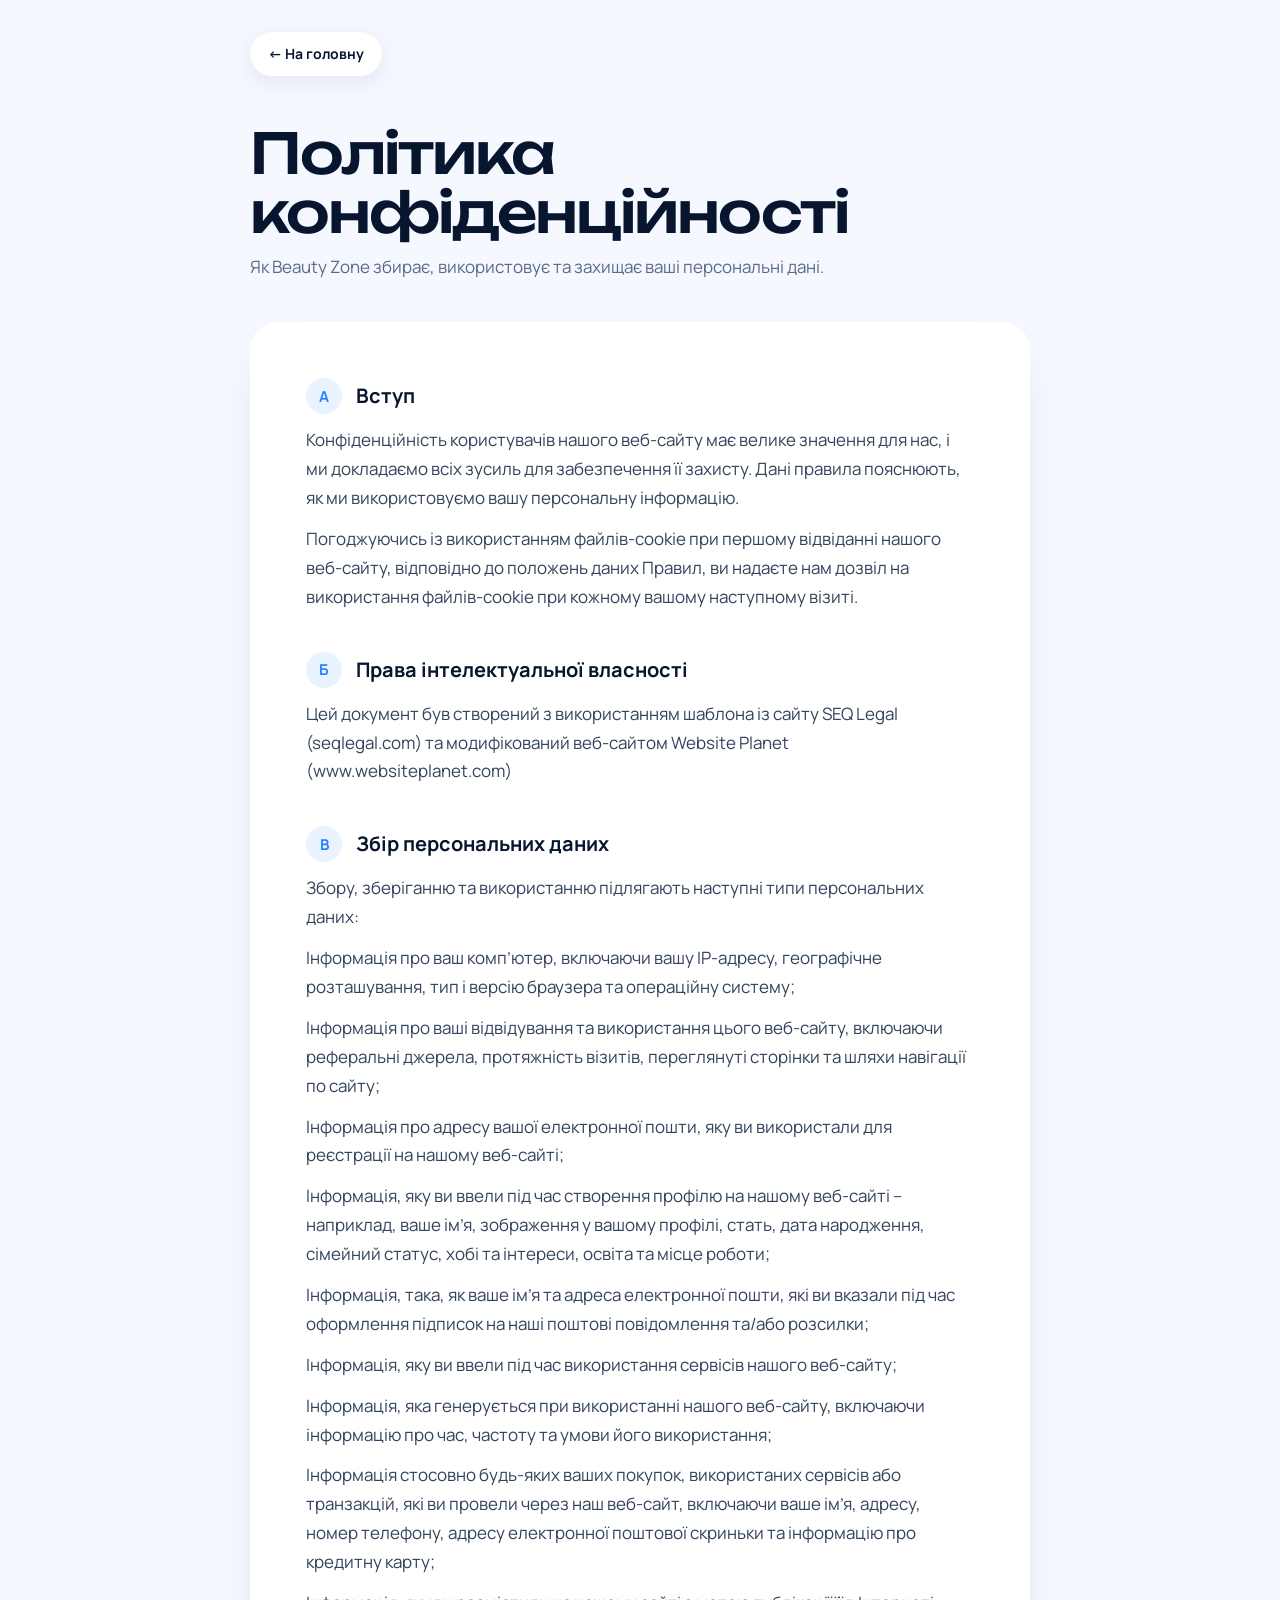
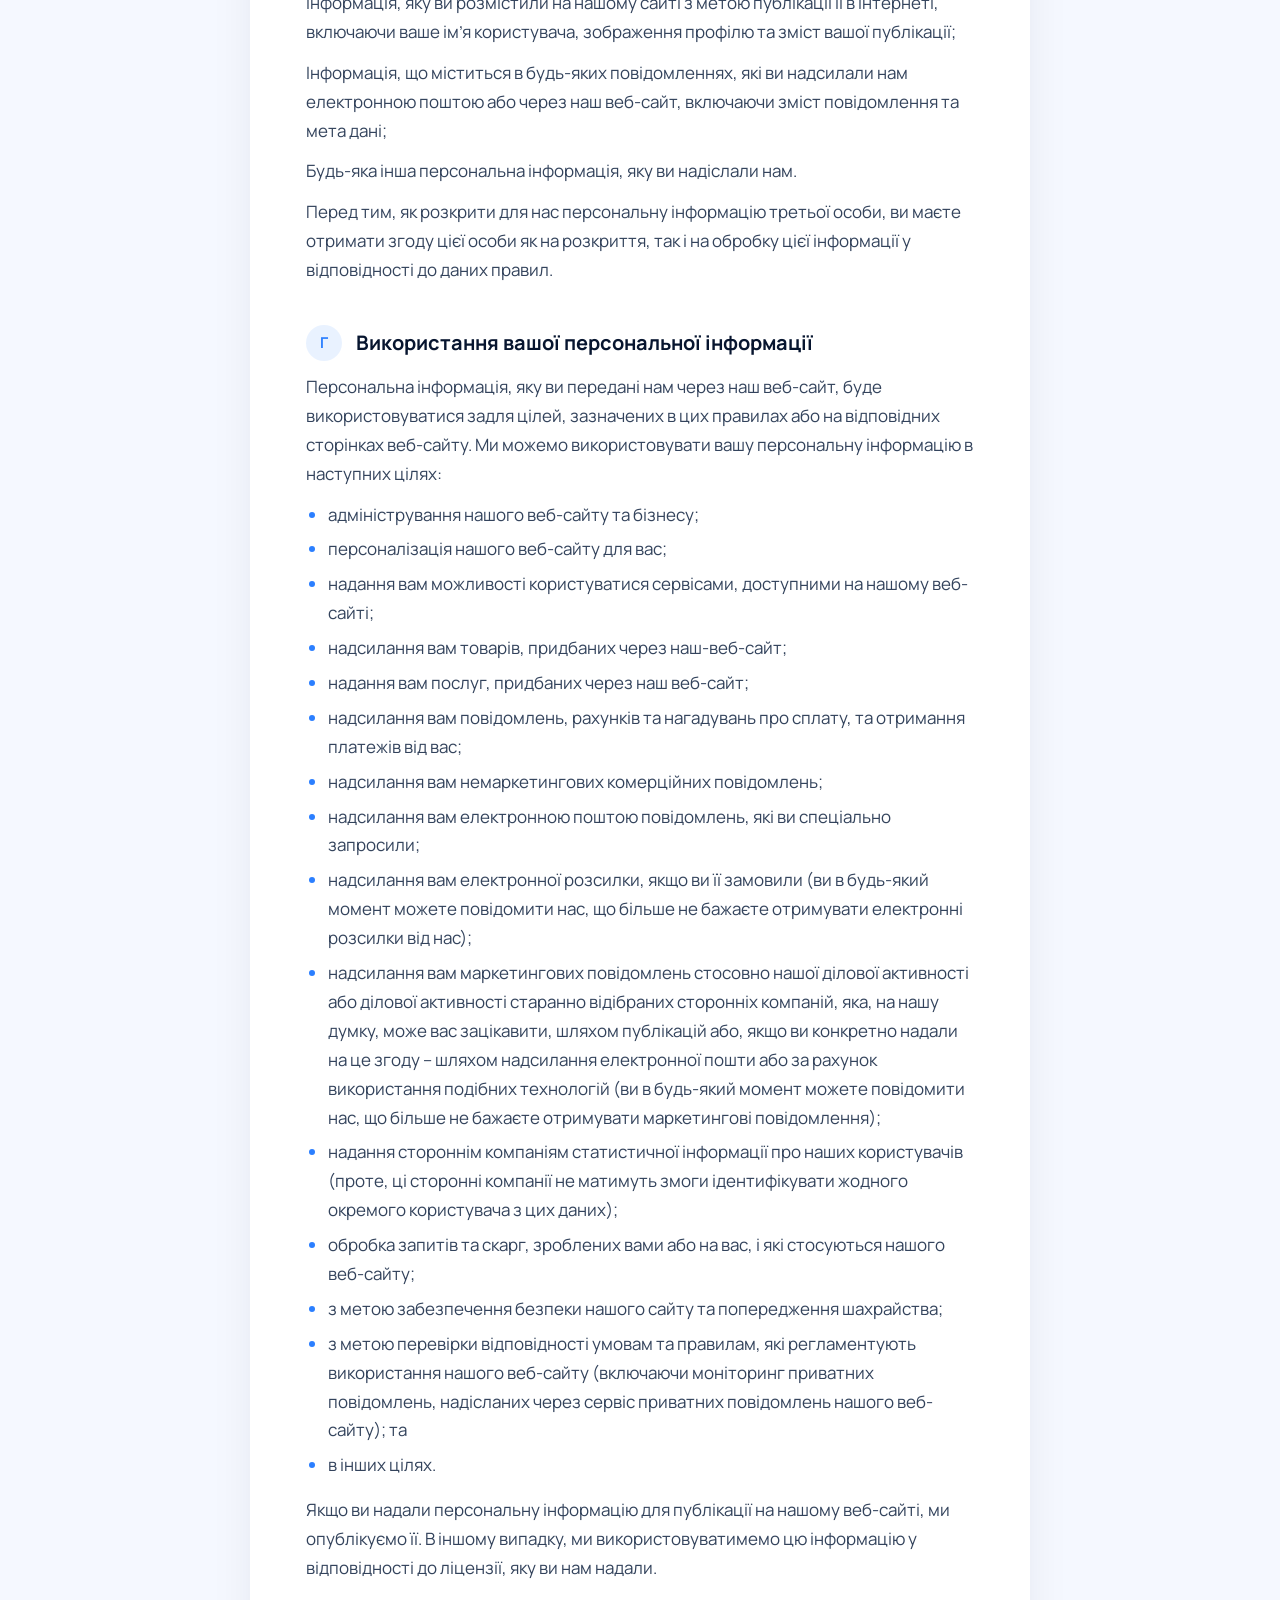
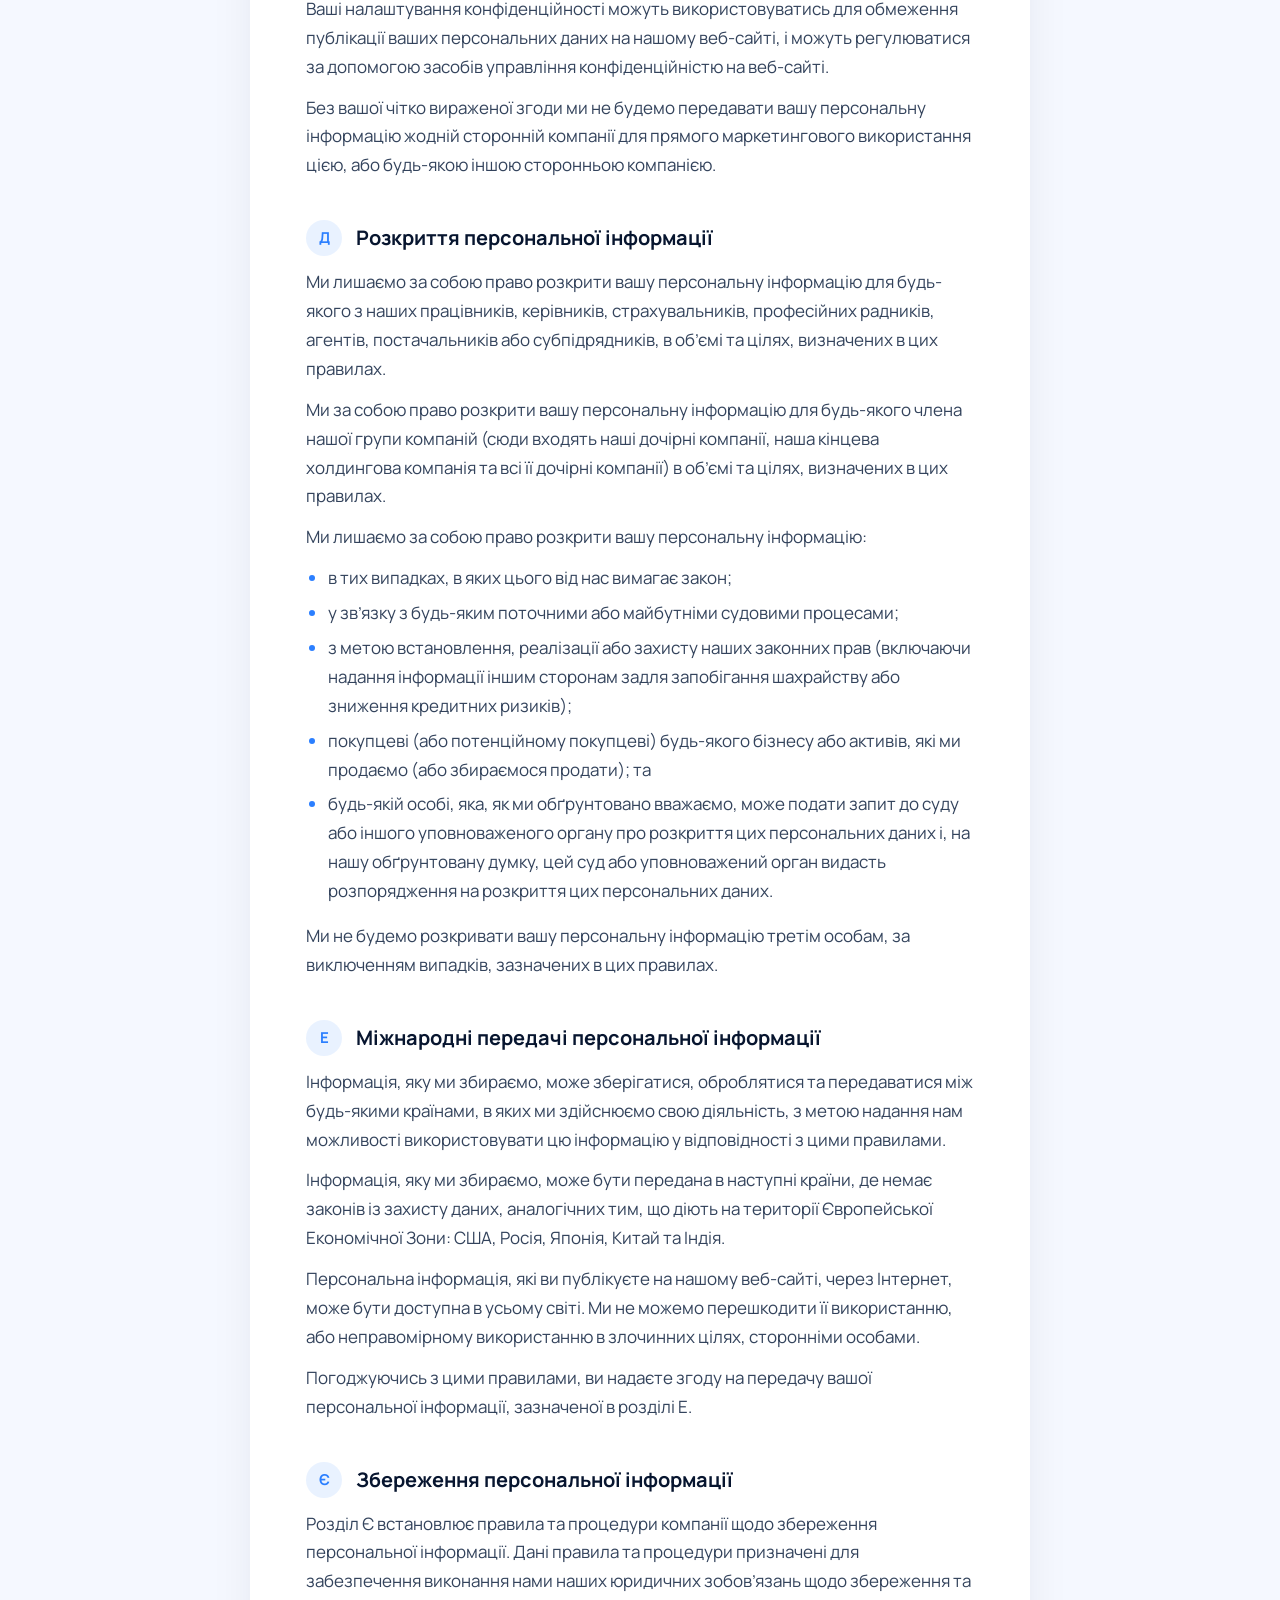
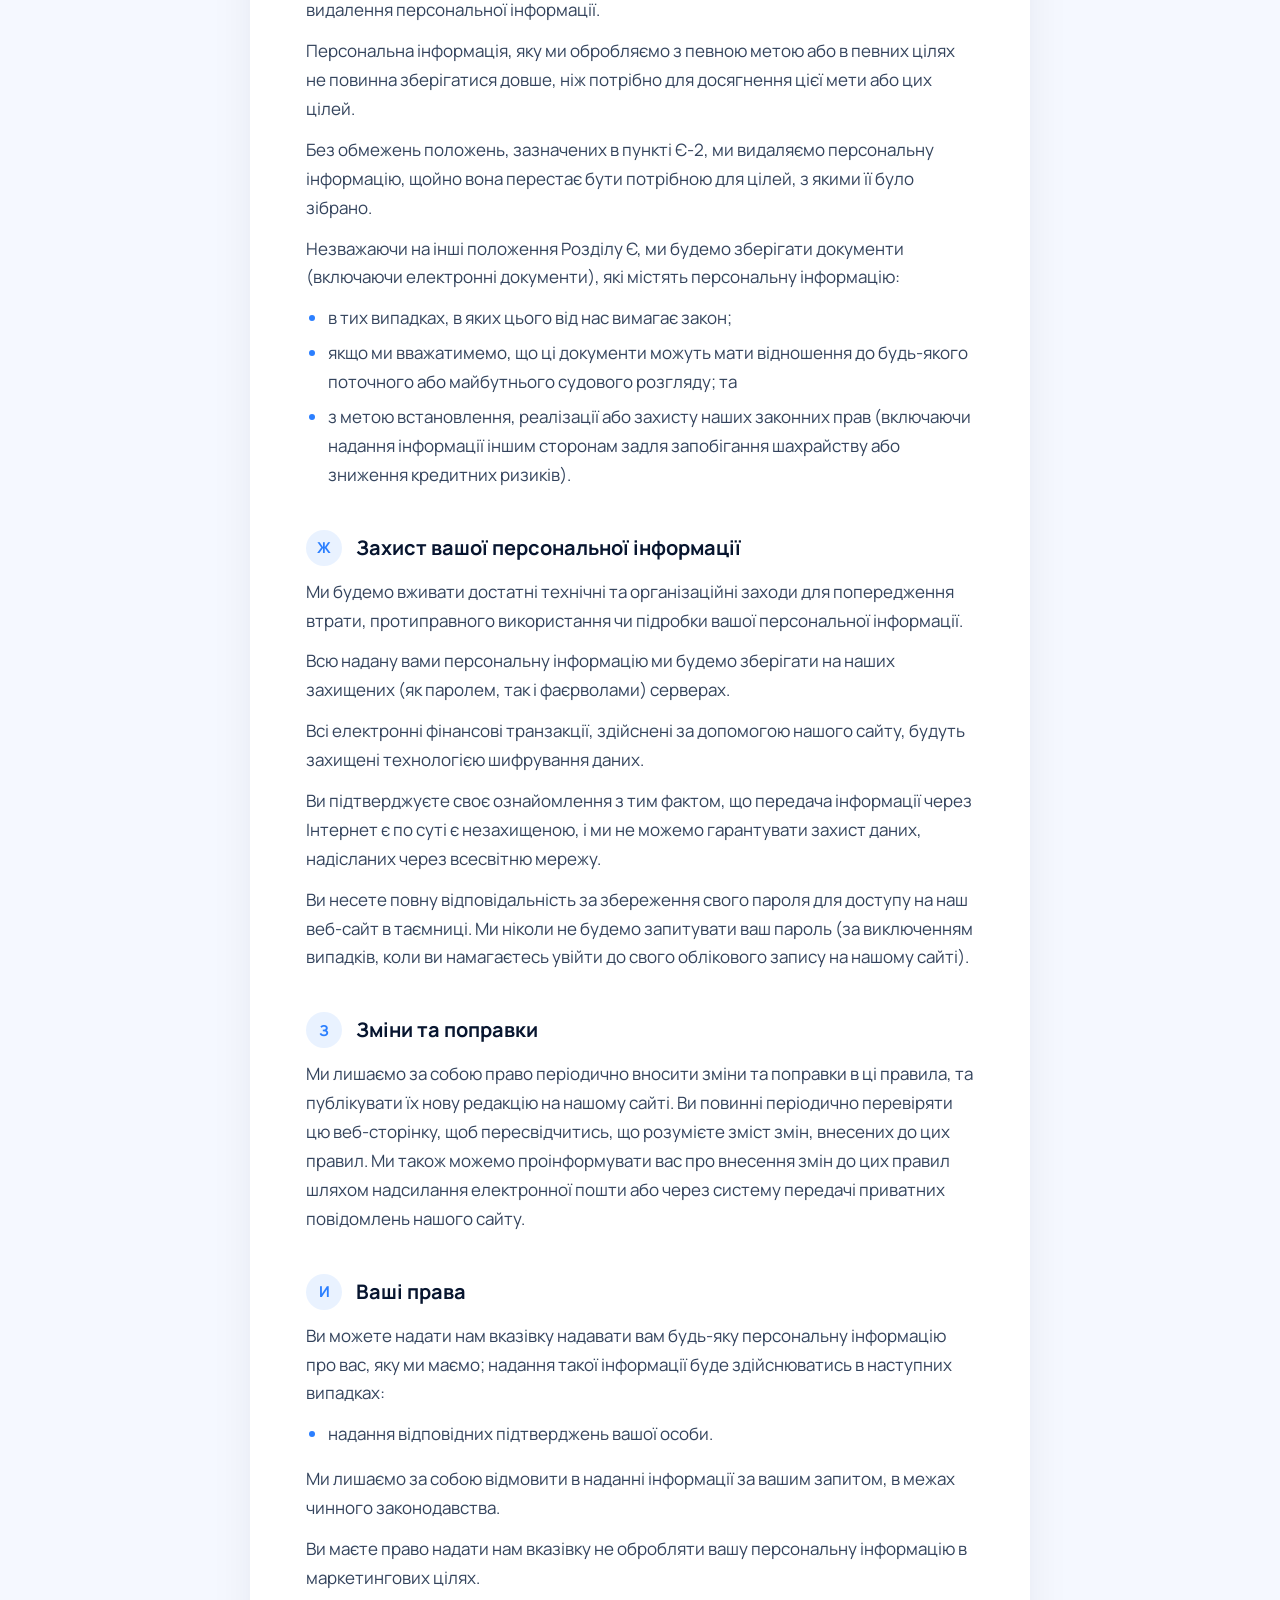
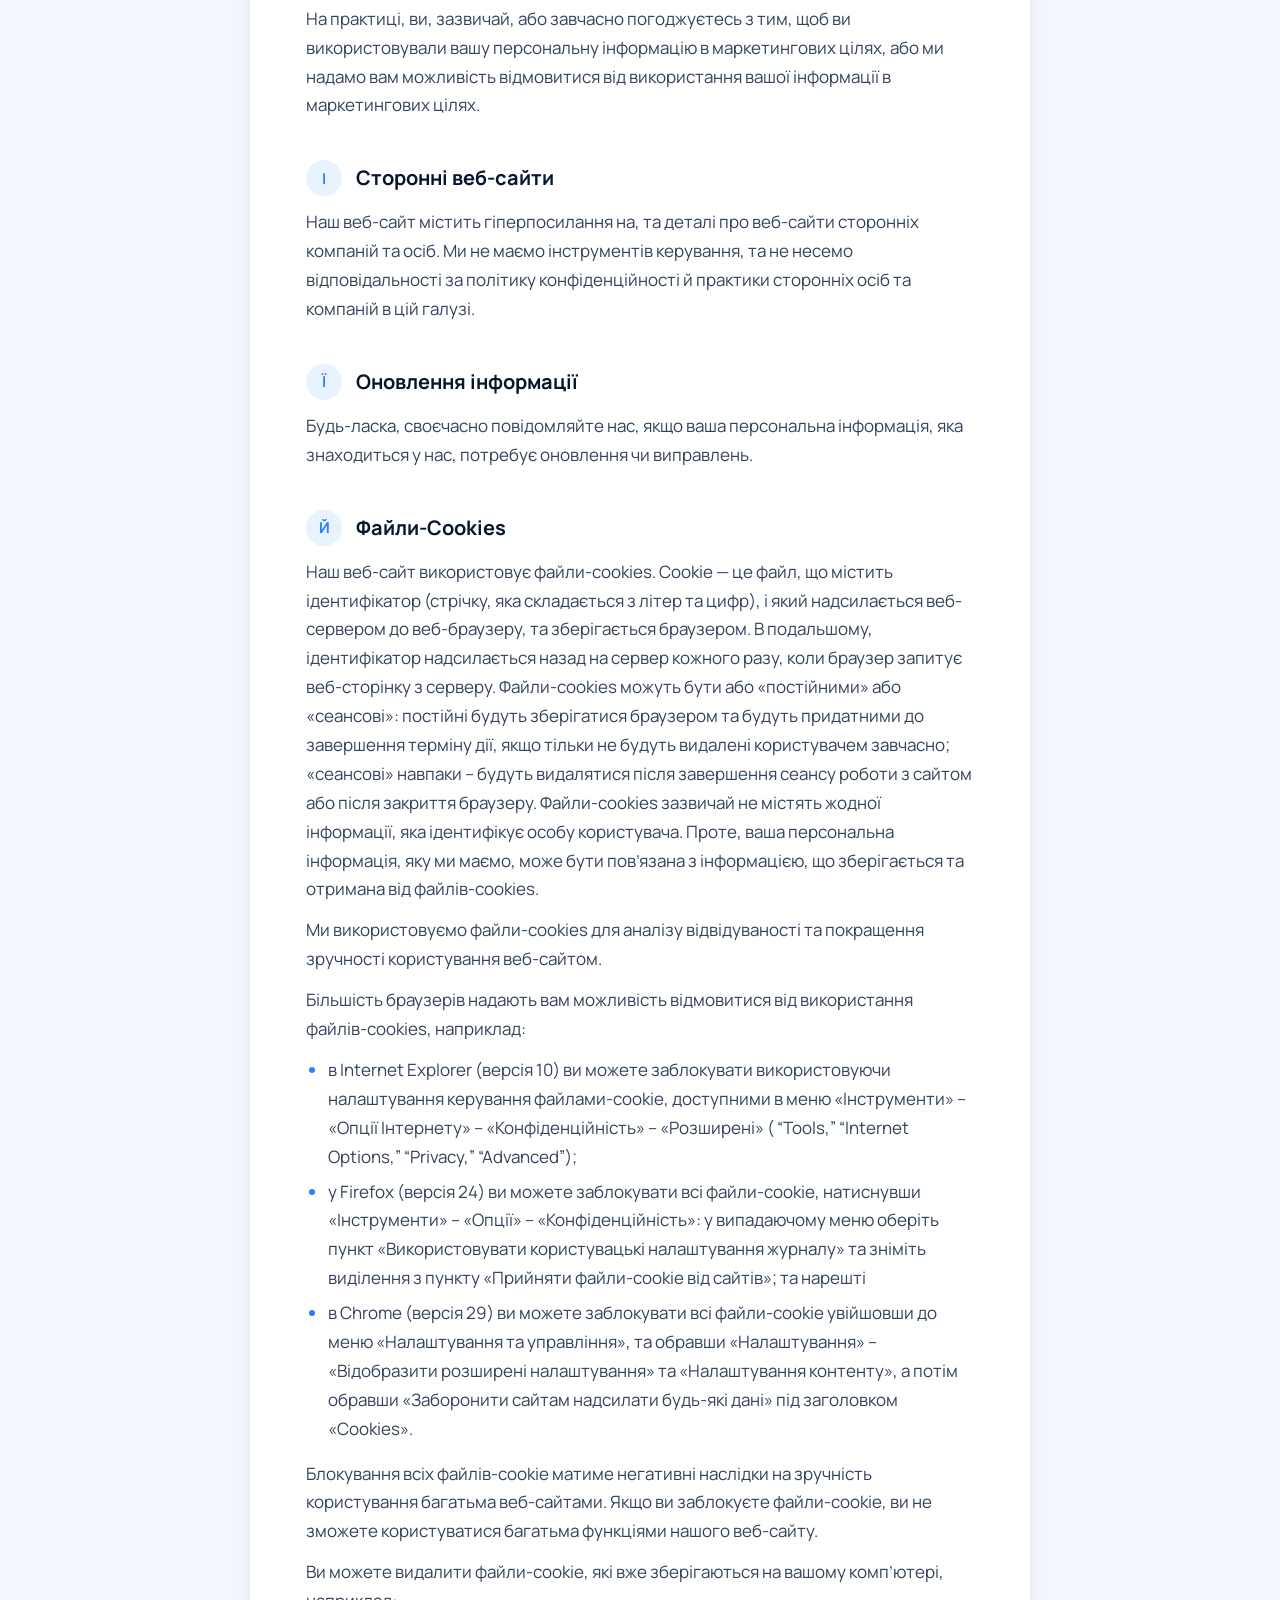
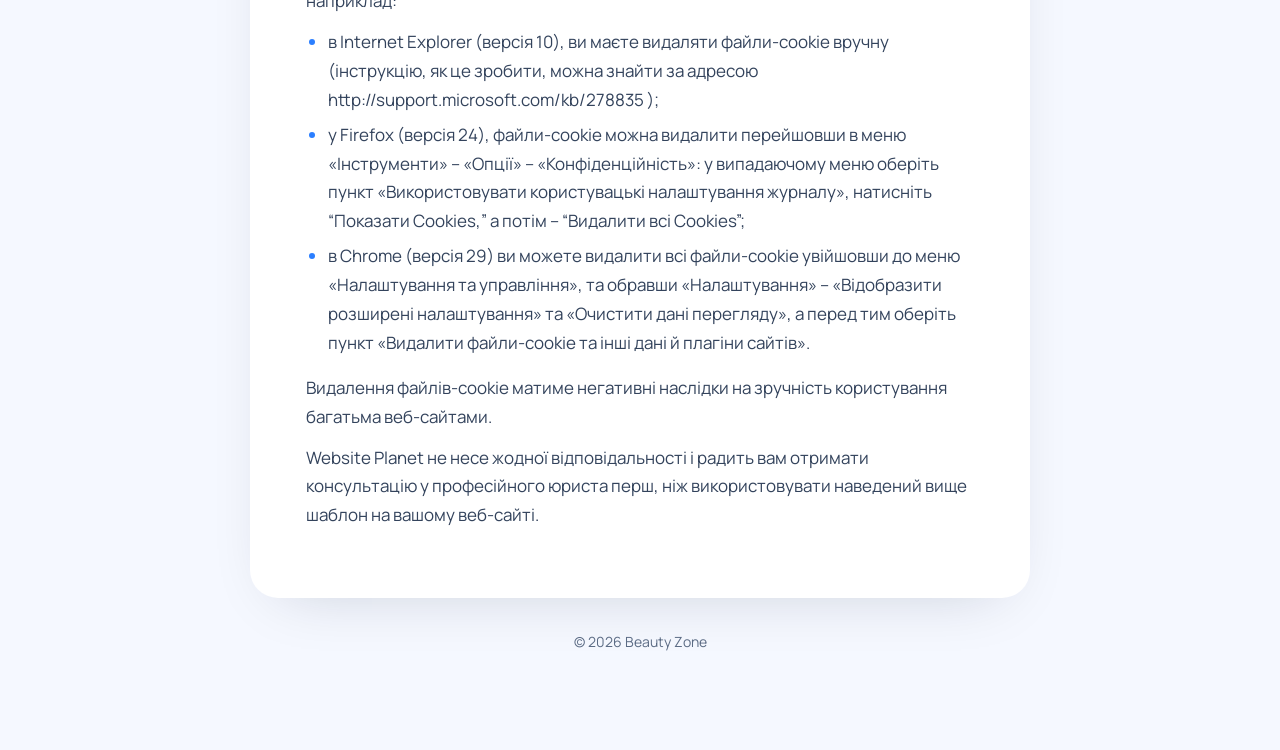
<file: politics_of_confident.html>
<!DOCTYPE html>
<html lang="uk">
<head>
    <meta charset="UTF-8">
    <meta name="viewport" content="width=device-width, initial-scale=1.0">
    <title>Політика конфіденційності — Beauty Zone</title>
    <meta name="robots" content="noindex">
    <link rel="icon" href="images/favicon.svg" type="image/svg+xml">
    <link rel="preconnect" href="https://fonts.googleapis.com">
    <link rel="preconnect" href="https://fonts.gstatic.com" crossorigin>
    <link href="https://fonts.googleapis.com/css2?family=Manrope:wght@400;600;700&family=Unbounded:wght@500&display=swap" rel="stylesheet">
    <style>
        :root { --bg: #f5f8ff; --ink: #07152f; --blue: #2b7fff; --muted: #5b6b84; --line: rgba(7,21,47,.1); }
        * { box-sizing: border-box; }
        body { margin: 0; background: var(--bg); color: var(--ink); font: 400 17px/1.7 "Manrope", "Roboto", system-ui, sans-serif; -webkit-font-smoothing: antialiased; }
        .wrap { max-width: 820px; margin: 0 auto; padding: 32px 20px 96px; }
        .back { display: inline-flex; align-items: center; gap: 10px; padding: 10px 18px; border-radius: 999px; background: #fff; color: var(--ink); text-decoration: none; font-weight: 700; font-size: 14px; box-shadow: 0 6px 24px rgba(7,21,47,.08); transition: transform .3s; }
        .back:hover { transform: translateX(-3px); }
        h1 { font: 500 clamp(32px, 6vw, 56px)/1.05 "Unbounded", system-ui, sans-serif; letter-spacing: -.035em; margin: 48px 0 12px; }
        .lead { color: var(--muted); margin: 0 0 40px; }
        article { background: #fff; border-radius: 28px; padding: clamp(24px, 5vw, 56px); box-shadow: 0 20px 60px -30px rgba(7,21,47,.2); }
        h2 { display: flex; align-items: center; gap: 14px; font-size: 20px; margin: 40px 0 12px; }
        h2:first-child { margin-top: 0; }
        h2 span { flex: none; display: grid; place-items: center; width: 36px; height: 36px; border-radius: 50%; background: rgba(43,127,255,.1); color: var(--blue); font-size: 15px; }
        p { margin: 0 0 12px; color: #33435c; }
        ul { margin: 0 0 16px; padding-left: 22px; color: #33435c; }
        li { margin-bottom: 6px; }
        li::marker { color: var(--blue); }
        footer { margin-top: 32px; text-align: center; color: var(--muted); font-size: 14px; }
        a:focus-visible { outline: 2px solid var(--blue); outline-offset: 3px; }
    </style>
</head>
<body>
    <main class="wrap">
        <a class="back" href="index.html">← На головну</a>
        <h1>Політика конфіденційності</h1>
        <p class="lead">Як Beauty Zone збирає, використовує та захищає ваші персональні дані.</p>
        <article>
            <h2><span>А</span>Вступ</h2>
            <p>Конфіденційність користувачів нашого веб-сайту має велике значення для нас, і ми докладаємо всіх зусиль для забезпечення її захисту. Дані правила пояснюють, як ми використовуємо вашу персональну інформацію.</p>
            <p>Погоджуючись із використанням файлів-cookie при першому відвіданні нашого веб-сайту, відповідно до положень даних Правил, ви надаєте нам дозвіл на використання файлів-cookie при кожному вашому наступному візиті.</p>
            <h2><span>Б</span>Права інтелектуальної власності</h2>
            <p>Цей документ був створений з використанням шаблона із сайту SEQ Legal (seqlegal.com) та модифікований веб-сайтом Website Planet (www.websiteplanet.com)</p>
            <h2><span>В</span>Збір персональних даних</h2>
            <p>Збору, зберіганню та використанню підлягають наступні типи персональних даних:</p>
            <p>Інформація про ваш комп’ютер, включаючи вашу IP-адресу, географічне розташування, тип і версію браузера та операційну систему;</p>
            <p>Інформація про ваші відвідування та використання цього веб-сайту, включаючи реферальні джерела, протяжність візитів, переглянуті сторінки та шляхи навігації по сайту;</p>
            <p>Інформація про адресу вашої електронної пошти, яку ви використали для реєстрації на нашому веб-сайті;</p>
            <p>Інформація, яку ви ввели під час створення профілю на нашому веб-сайті – наприклад, ваше ім’я, зображення у вашому профілі, стать, дата народження, сімейний статус, хобі та інтереси, освіта та місце роботи;</p>
            <p>Інформація, така, як ваше ім’я та адреса електронної пошти, які ви вказали під час оформлення підписок на наші поштові повідомлення та/або розсилки;</p>
            <p>Інформація, яку ви ввели під час використання сервісів нашого веб-сайту;</p>
            <p>Інформація, яка генерується при використанні нашого веб-сайту, включаючи інформацію про час, частоту та умови його використання;</p>
            <p>Інформація стосовно будь-яких ваших покупок, використаних сервісів або транзакцій, які ви провели через наш веб-сайт, включаючи ваше ім’я, адресу, номер телефону, адресу електронної поштової скриньки та інформацію про кредитну карту;</p>
            <p>Інформація, яку ви розмістили на нашому сайті з метою публікації її в Інтернеті, включаючи ваше ім’я користувача, зображення профілю та зміст вашої публікації;</p>
            <p>Інформація, що міститься в будь-яких повідомленнях, які ви надсилали нам електронною поштою або через наш веб-сайт, включаючи зміст повідомлення та мета дані;</p>
            <p>Будь-яка інша персональна інформація, яку ви надіслали нам.</p>
            <p>Перед тим, як розкрити для нас персональну інформацію третьої особи, ви маєте отримати згоду цієї особи як на розкриття, так і на обробку цієї інформації у відповідності до даних правил.</p>
            <h2><span>Г</span>Використання вашої персональної інформації</h2>
            <p>Персональна інформація, яку ви передані нам через наш веб-сайт, буде використовуватися задля цілей, зазначених в цих правилах або на відповідних сторінках веб-сайту. Ми можемо використовувати вашу персональну інформацію в наступних цілях:</p>
            <ul>
                <li>адміністрування нашого веб-сайту та бізнесу;</li>
                <li>персоналізація нашого веб-сайту для вас;</li>
                <li>надання вам можливості користуватися сервісами, доступними на нашому веб-сайті;</li>
                <li>надсилання вам товарів, придбаних через наш-веб-сайт;</li>
                <li>надання вам послуг, придбаних через наш веб-сайт;</li>
                <li>надсилання вам повідомлень, рахунків та нагадувань про сплату, та отримання платежів від вас;</li>
                <li>надсилання вам немаркетингових комерційних повідомлень;</li>
                <li>надсилання вам електронною поштою повідомлень, які ви спеціально запросили;</li>
                <li>надсилання вам електронної розсилки, якщо ви її замовили (ви в будь-який момент можете повідомити нас, що більше не бажаєте отримувати електронні розсилки від нас);</li>
                <li>надсилання вам маркетингових повідомлень стосовно нашої ділової активності або ділової активності старанно відібраних сторонніх компаній, яка, на нашу думку, може вас зацікавити, шляхом публікацій або, якщо ви конкретно надали на це згоду – шляхом надсилання електронної пошти або за рахунок використання подібних технологій (ви в будь-який момент можете повідомити нас, що більше не бажаєте отримувати маркетингові повідомлення);</li>
                <li>надання стороннім компаніям статистичної інформації про наших користувачів (проте, ці сторонні компанії не матимуть змоги ідентифікувати жодного окремого користувача з цих даних);</li>
                <li>обробка запитів та скарг, зроблених вами або на вас, і які стосуються нашого веб-сайту;</li>
                <li>з метою забезпечення безпеки нашого сайту та попередження шахрайства;</li>
                <li>з метою перевірки відповідності умовам та правилам, які регламентують використання нашого веб-сайту (включаючи моніторинг приватних повідомлень, надісланих через сервіс приватних повідомлень нашого веб-сайту); та</li>
                <li>в інших цілях.</li>
            </ul>
            <p>Якщо ви надали персональну інформацію для публікації на нашому веб-сайті, ми опублікуємо її. В іншому випадку, ми використовуватимемо цю інформацію у відповідності до ліцензії, яку ви нам надали.</p>
            <p>Ваші налаштування конфіденційності можуть використовуватись для обмеження публікації ваших персональних даних на нашому веб-сайті, і можуть регулюватися за допомогою засобів управління конфіденційністю на веб-сайті.</p>
            <p>Без вашої чітко вираженої згоди ми не будемо передавати вашу персональну інформацію жодній сторонній компанії для прямого маркетингового використання цією, або будь-якою іншою сторонньою компанією.</p>
            <h2><span>Д</span>Розкриття персональної інформації</h2>
            <p>Ми лишаємо за собою право розкрити вашу персональну інформацію для будь-якого з наших працівників, керівників, страхувальників, професійних радників, агентів, постачальників або субпідрядників, в об’ємі та цілях, визначених в цих правилах.</p>
            <p>Ми за собою право розкрити вашу персональну інформацію для будь-якого члена нашої групи компаній (сюди входять наші дочірні компанії, наша кінцева холдингова компанія та всі її дочірні компанії) в об’ємі та цілях, визначених в цих правилах.</p>
            <p>Ми лишаємо за собою право розкрити вашу персональну інформацію:</p>
            <ul>
                <li>в тих випадках, в яких цього від нас вимагає закон;</li>
                <li>у зв’язку з будь-яким поточними або майбутніми судовими процесами;</li>
                <li>з метою встановлення, реалізації або захисту наших законних прав (включаючи надання інформації іншим сторонам задля запобігання шахрайству або зниження кредитних ризиків);</li>
                <li>покупцеві (або потенційному покупцеві) будь-якого бізнесу або активів, які ми продаємо (або збираємося продати); та</li>
                <li>будь-якій особі, яка, як ми обґрунтовано вважаємо, може подати запит до суду або іншого уповноваженого органу про розкриття цих персональних даних і, на нашу обґрунтовану думку, цей суд або уповноважений орган видасть розпорядження на розкриття цих персональних даних.</li>
            </ul>
            <p>Ми не будемо розкривати вашу персональну інформацію третім особам, за виключенням випадків, зазначених в цих правилах.</p>
            <h2><span>Е</span>Міжнародні передачі персональної інформації</h2>
            <p>Інформація, яку ми збираємо, може зберігатися, оброблятися та передаватися між будь-якими країнами, в яких ми здійснюємо свою діяльність, з метою надання нам можливості використовувати цю інформацію у відповідності з цими правилами.</p>
            <p>Інформація, яку ми збираємо, може бути передана в наступні країни, де немає законів із захисту даних, аналогічних тим, що діють на території Європейської Економічної Зони: США, Росія, Японія, Китай та Індія.</p>
            <p>Персональна інформація, які ви публікуєте на нашому веб-сайті, через Інтернет, може бути доступна в усьому світі. Ми не можемо перешкодити її використанню, або неправомірному використанню в злочинних цілях, сторонніми особами.</p>
            <p>Погоджуючись з цими правилами, ви надаєте згоду на передачу вашої персональної інформації, зазначеної в розділі Е.</p>
            <h2><span>Є</span>Збереження персональної інформації</h2>
            <p>Розділ Є встановлює правила та процедури компанії щодо збереження персональної інформації. Дані правила та процедури призначені для забезпечення виконання нами наших юридичних зобов’язань щодо збереження та видалення персональної інформації.</p>
            <p>Персональна інформація, яку ми обробляємо з певною метою або в певних цілях не повинна зберігатися довше, ніж потрібно для досягнення цієї мети або цих цілей.</p>
            <p>Без обмежень положень, зазначених в пункті Є-2, ми видаляємо персональну інформацію, щойно вона перестає бути потрібною для цілей, з якими її було зібрано.</p>
            <p>Незважаючи на інші положення Розділу Є, ми будемо зберігати документи (включаючи електронні документи), які містять персональну інформацію:</p>
            <ul>
                <li>в тих випадках, в яких цього від нас вимагає закон;</li>
                <li>якщо ми вважатимемо, що ці документи можуть мати відношення до будь-якого поточного або майбутнього судового розгляду; та</li>
                <li>з метою встановлення, реалізації або захисту наших законних прав (включаючи надання інформації іншим сторонам задля запобігання шахрайству або зниження кредитних ризиків).</li>
            </ul>
            <h2><span>Ж</span>Захист вашої персональної інформації</h2>
            <p>Ми будемо вживати достатні технічні та організаційні заходи для попередження втрати, протиправного використання чи підробки вашої персональної інформації.</p>
            <p>Всю надану вами персональну інформацію ми будемо зберігати на наших захищених (як паролем, так і фаєрволами) серверах.</p>
            <p>Всі електронні фінансові транзакції, здійснені за допомогою нашого сайту, будуть захищені технологією шифрування даних.</p>
            <p>Ви підтверджуєте своє ознайомлення з тим фактом, що передача інформації через Інтернет є по суті є незахищеною, і ми не можемо гарантувати захист даних, надісланих через всесвітню мережу.</p>
            <p>Ви несете повну відповідальність за збереження свого пароля для доступу на наш веб-сайт в таємниці. Ми ніколи не будемо запитувати ваш пароль (за виключенням випадків, коли ви намагаєтесь увійти до свого облікового запису на нашому сайті).</p>
            <h2><span>З</span>Зміни та поправки</h2>
            <p>Ми лишаємо за собою право періодично вносити зміни та поправки в ці правила, та публікувати їх нову редакцію на нашому сайті. Ви повинні періодично перевіряти цю веб-сторінку, щоб пересвідчитись, що розумієте зміст змін, внесених до цих правил. Ми також можемо проінформувати вас про внесення змін до цих правил шляхом надсилання електронної пошти або через систему передачі приватних повідомлень нашого сайту.</p>
            <h2><span>И</span>Ваші права</h2>
            <p>Ви можете надати нам вказівку надавати вам будь-яку персональну інформацію про вас, яку ми маємо; надання такої інформації буде здійснюватись в наступних випадках:</p>
            <ul>
                <li>надання відповідних підтверджень вашої особи.</li>
            </ul>
            <p>Ми лишаємо за собою відмовити в наданні інформації за вашим запитом, в межах чинного законодавства.</p>
            <p>Ви маєте право надати нам вказівку не обробляти вашу персональну інформацію в маркетингових цілях.</p>
            <p>На практиці, ви, зазвичай, або завчасно погоджуєтесь з тим, щоб ви використовували вашу персональну інформацію в маркетингових цілях, або ми надамо вам можливість відмовитися від використання вашої інформації в маркетингових цілях.</p>
            <h2><span>І</span>Сторонні веб-сайти</h2>
            <p>Наш веб-сайт містить гіперпосилання на, та деталі про веб-сайти сторонніх компаній та осіб. Ми не маємо інструментів керування, та не несемо відповідальності за політику конфіденційності й практики сторонніх осіб та компаній в цій галузі.</p>
            <h2><span>Ї</span>Оновлення інформації</h2>
            <p>Будь-ласка, своєчасно повідомляйте нас, якщо ваша персональна інформація, яка знаходиться у нас, потребує оновлення чи виправлень.</p>
            <h2><span>Й</span>Файли-Cookies</h2>
            <p>Наш веб-сайт використовує файли-cookies. Cookie — це файл, що містить ідентифікатор (стрічку, яка складається з літер та цифр), і який надсилається веб-сервером до веб-браузеру, та зберігається браузером. В подальшому, ідентифікатор надсилається назад на сервер кожного разу, коли браузер запитує веб-сторінку з серверу. Файли-cookies можуть бути або «постійними» або «сеансові»: постійні будуть зберігатися браузером та будуть придатними до завершення терміну дії, якщо тільки не будуть видалені користувачем завчасно; «сеансові» навпаки – будуть видалятися після завершення сеансу роботи з сайтом або після закриття браузеру. Файли-cookies зазвичай не містять жодної інформації, яка ідентифікує особу користувача. Проте, ваша персональна інформація, яку ми маємо, може бути пов’язана з інформацією, що зберігається та отримана від файлів-cookies.</p>
            <p>Ми використовуємо файли-cookies для аналізу відвідуваності та покращення зручності користування веб-сайтом.</p>
            <p>Більшість браузерів надають вам можливість відмовитися від використання файлів-cookies, наприклад:</p>
            <ul>
                <li>в Internet Explorer (версія 10) ви можете заблокувати використовуючи налаштування керування файлами-cookie, доступними в меню «Інструменти» – «Опції Інтернету» – «Конфіденційність» – «Розширені» ( “Tools,” “Internet Options,” “Privacy,” “Advanced”);</li>
                <li>у Firefox (версія 24) ви можете заблокувати всі файли-cookie, натиснувши «Інструменти» – «Опції» – «Конфіденційність»: у випадаючому меню оберіть пункт «Використовувати користувацькі налаштування журналу» та зніміть виділення з пункту «Прийняти файли-cookie від сайтів»; та нарешті</li>
                <li>в Chrome (версія 29) ви можете заблокувати всі файли-cookie увійшовши до меню «Налаштування та управління», та обравши «Налаштування» – «Відобразити розширені налаштування» та «Налаштування контенту», а потім обравши «Заборонити сайтам надсилати будь-які дані» під заголовком «Cookies».</li>
            </ul>
            <p>Блокування всіх файлів-cookiе матиме негативні наслідки на зручність користування багатьма веб-сайтами. Якщо ви заблокуєте файли-cookie, ви не зможете користуватися багатьма функціями нашого веб-сайту.</p>
            <p>Ви можете видалити файли-cookie, які вже зберігаються на вашому комп’ютері, наприклад:</p>
            <ul>
                <li>в Internet Explorer (версія 10), ви маєте видаляти файли-cookie вручну (інструкцію, як це зробити, можна знайти за адресою http://support.microsoft.com/kb/278835 );</li>
                <li>у Firefox (версія 24), файли-cookie можна видалити перейшовши в меню «Інструменти» – «Опції» – «Конфіденційність»: у випадаючому меню оберіть пункт «Використовувати користувацькі налаштування журналу», натисніть “Показати Cookies,” а потім – “Видалити всі Cookies”;</li>
                <li>в Chrome (версія 29) ви можете видалити всі файли-cookie увійшовши до меню «Налаштування та управління», та обравши «Налаштування» – «Відобразити розширені налаштування» та «Очистити дані перегляду», а перед тим оберіть пункт «Видалити файли-cookie та інші дані й плагіни сайтів».</li>
            </ul>
            <p>Видалення файлів-cookiе матиме негативні наслідки на зручність користування багатьма веб-сайтами.</p>
            <p>Website Planet не несе жодної відповідальності і радить вам отримати консультацію у професійного юриста перш, ніж використовувати наведений вище шаблон на вашому веб-сайті.</p>
        </article>
        <footer>© 2026 Beauty Zone</footer>
    </main>
</body>
</html>
</file>
